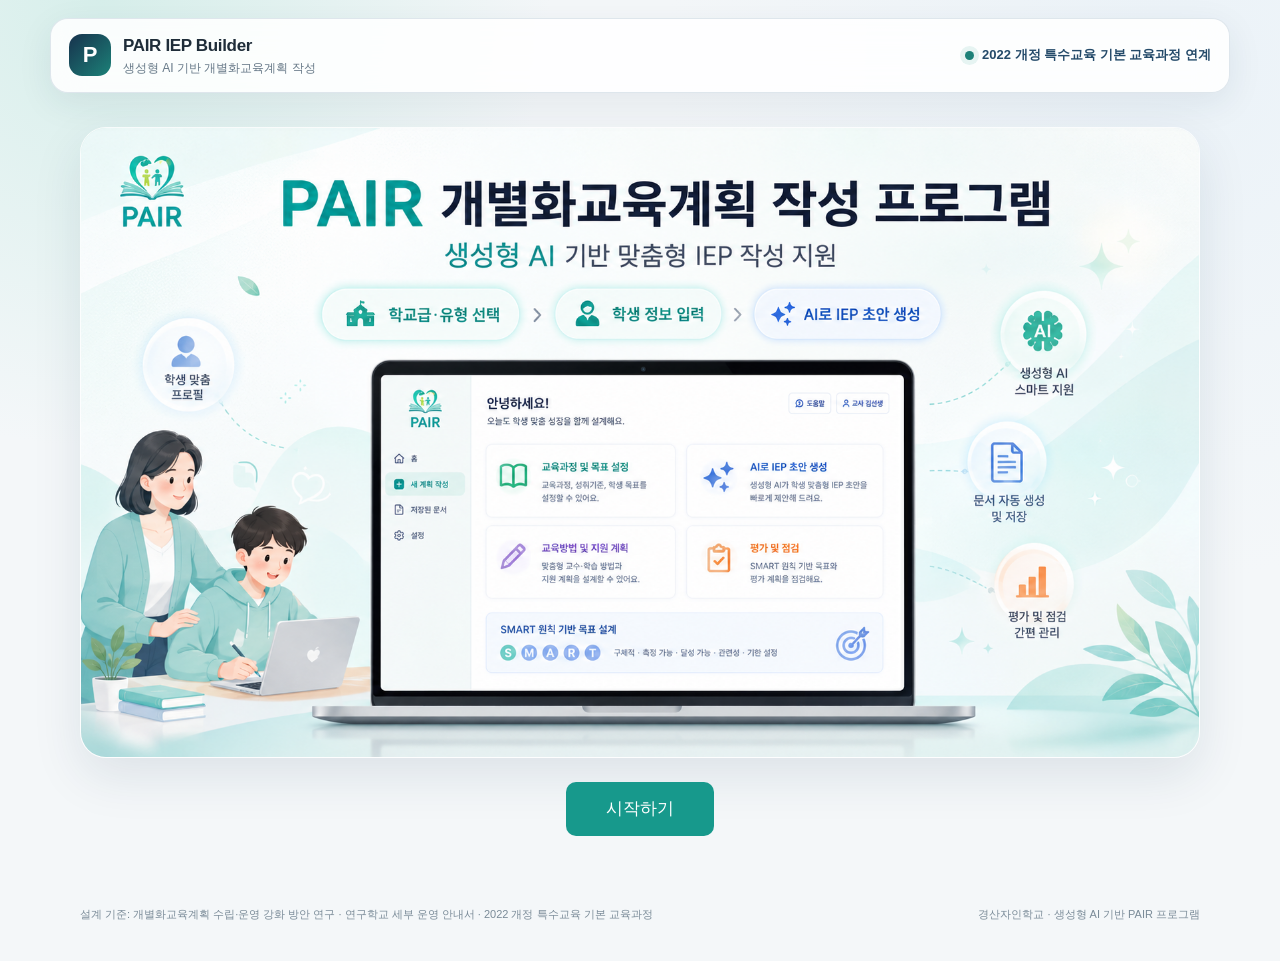
<file: index.html>
<!DOCTYPE html>
<html lang="ko">
<head>
  <meta charset="UTF-8" />
  <meta name="viewport" content="width=device-width, initial-scale=1.0" />
  <meta name="description" content="생성형 AI 기반 개별화교육계획 작성 프로그램" />
  <title>PAIR IEP Builder | 개별화교육계획 작성</title>
  <link rel="stylesheet" href="styles.css" />
  <link rel="stylesheet" href="neis-monthly.css" />
</head>
<body>
  <div class="app-shell">
    <header class="topbar">
      <a class="brand" href="#" aria-label="첫 화면으로 이동">
        <span class="brand-mark" aria-hidden="true">P</span>
        <span>
          <strong>PAIR IEP Builder</strong>
          <small>생성형 AI 기반 개별화교육계획 작성</small>
        </span>
      </a>
      <div class="source-badge" title="프로그램 설계 기준">
        <span class="source-dot"></span>
        2022 개정 특수교육 기본 교육과정 연계
      </div>
    </header>

    <main class="main-content">
     <section class="hero" id="hero">
  <img class="hero-banner" src="hero-banner.png" alt="PAIR 개별화교육계획 작성 프로그램" />
  <button type="button" class="hero-start" id="hero-start">시작하기</button>
</section>

      <nav class="stepper" aria-label="작성 단계">
        <button class="step active" data-step-target="1" type="button">
          <span>1</span><b>유형 선택</b><small>학교급·교과/영역</small>
        </button>
        <div class="step-line"></div>
        <button class="step" data-step-target="2" type="button" disabled>
          <span>2</span><b>학생 정보</b><small>현행 수준·요구</small>
        </button>
        <div class="step-line"></div>
        <button class="step" data-step-target="3" type="button" disabled>
          <span>3</span><b>계획 생성</b><small>검토·출력</small>
        </button>
      </nav>

      <section id="step1" class="panel step-panel active" aria-labelledby="step1-title">
        <div class="panel-heading">
          <div>
            <p class="section-kicker">STEP 1</p>
            <h2 id="step1-title">작성할 계획의 기본 유형을 선택하세요.</h2>
          </div>
          <p>선택한 학교급과 유형에 맞춰 교과 및 생활기능 영역이 자동으로 구성됩니다.</p>
        </div>

        <div class="form-grid two-col">
          <div class="field-group">
            <label for="schoolLevel">학교급 <em>필수</em></label>
            <select id="schoolLevel">
              <option value="">학교급을 선택하세요</option>
              <option value="elementary">초등학교</option>
              <option value="middle">중학교</option>
              <option value="high">고등학교</option>
            </select>
          </div>

          <div class="field-group">
            <label for="gradeSelect">학년 <em>필수</em></label>
            <select id="gradeSelect"><option value="">학교급을 먼저 선택하세요</option></select>
            <p class="help-text">교과형은 선택한 학년군에 성취기준이 있는 교과만 제시됩니다.</p>
          </div>
        </div>

        <div class="field-group full">
          <span class="field-label">개별화교육계획 작성 유형 <em>필수</em></span>
          <div class="type-cards" role="radiogroup" aria-label="작성 유형">
            <label class="type-card">
              <input type="radio" name="planType" value="subject" />
              <span class="type-icon" aria-hidden="true">교</span>
              <span><b>교과형</b><small>교과 학습 참여에 필요한 기초 기술 중심</small></span>
            </label>
            <label class="type-card">
              <input type="radio" name="planType" value="life" />
              <span class="type-icon" aria-hidden="true">생</span>
              <span><b>생활기능 중심</b><small>실제 생활과 일반화를 중심으로 구성</small></span>
            </label>
          </div>
        </div>

        <div id="selectionArea" class="selection-area hidden">
          <div id="subjectSelection" class="field-group hidden">
            <label for="subjectSelect">교과 선택 <em>필수</em></label>
            <select id="subjectSelect"><option value="">학교급을 먼저 선택하세요</option></select>
            <p class="help-text">해당 학교급의 기본 교육과정 교과만 제시됩니다.</p>
          </div>

          <div id="lifeSelection" class="field-group hidden">
            <span class="field-label">생활기능 영역 선택 <em>1개 이상 선택</em></span>
            <div id="lifeAreaList" class="life-area-list" role="group" aria-label="생활기능 영역 선택"></div>
            <p class="help-text">여러 영역을 함께 선택하면 영역 간 연계를 고려한 통합 목표로 작성됩니다.</p>
            <div id="lifeAreaInfo" class="info-card hidden"></div>
            <div id="adaptationDetailWrap" class="field-group nested hidden">
              <label for="adaptationDetail">생활적응 세부 유형</label>
              <select id="adaptationDetail">
                <option value="통합">통합적으로 구성</option>
                <option value="시각중복">시각중복</option>
                <option value="청각중복">청각중복</option>
                <option value="지체중복">지체중복</option>
              </select>
            </div>
          </div>
        </div>

        <div class="privacy-notice">
          <span class="notice-icon" aria-hidden="true">!</span>
          <div><b>개인정보 입력 전 확인</b><p>학생 실명, 학교명, 주소, 전화번호, 주민등록번호, 진단서·의무기록 원문은 입력하지 마세요. 학생은 가명 또는 번호로 구분하세요.</p></div>
        </div>

        <div class="panel-actions end">
          <button id="goStep2" class="btn primary" type="button">학생 정보 입력하기 <span aria-hidden="true">→</span></button>
        </div>
      </section>

      <section id="step2" class="panel step-panel" aria-labelledby="step2-title">
        <div class="panel-heading">
          <div>
            <p class="section-kicker">STEP 2</p>
            <h2 id="step2-title">학생의 현재 모습과 교육적 요구를 입력하세요.</h2>
          </div>
          <p>AI가 추측하지 않도록 관찰 가능한 사실과 실제 생활 맥락을 중심으로 작성합니다.</p>
        </div>

        <div class="context-summary" id="contextSummary"></div>

        <div class="form-grid two-col compact-grid">
          <div class="field-group">
            <label for="semesterSelect">학기 <em>필수</em></label>
            <select id="semesterSelect">
              <option value="1학기">1학기</option>
              <option value="2학기">2학기</option>
            </select>
          </div>
          <div class="field-group">
            <label for="studentAlias">학생 구분명 <span>선택</span></label>
            <input id="studentAlias" type="text" maxlength="20" placeholder="예: 학생 A, 3-1-01" />
          </div>
        </div>

        <div id="subjectStandardSection" class="curriculum-section hidden">
          <div class="curriculum-heading">
            <div>
              <p class="section-kicker">교육과정 연계</p>
              <h3>관련 성취기준을 선택하세요.</h3>
            </div>
            <span id="standardCountBadge" class="count-badge">0개 선택</span>
          </div>
          <div class="field-group">
            <span class="field-label">성취기준 <em>1개 이상 선택</em></span>
            <div id="standardsList" class="standards-list" role="group" aria-label="성취기준 선택" aria-describedby="standardsHelp"></div>
            <p id="standardsHelp" class="help-text">체크 표시로 여러 항목을 선택할 수 있습니다. 선택한 성취기준은 목표 문장의 복사 대상이 아니라 교육과정 연계 근거로 사용됩니다.</p>
          </div>
          <fieldset class="check-fieldset">
            <legend>교과형 목표 작성 방향</legend>
            <label><input type="checkbox" name="skillDirection" value="기초학습기술" checked /> 기초학습기술</label>
            <label><input type="checkbox" name="skillDirection" value="선수지식·관련 지식" checked /> 선수지식·관련 지식</label>
            <label><input type="checkbox" name="skillDirection" value="학습전략" checked /> 학습전략</label>
            <label><input type="checkbox" name="skillDirection" value="과제수행기술" checked /> 과제수행기술</label>
            <label><input type="checkbox" name="skillDirection" value="의사소통·참여 기술" checked /> 의사소통·참여 기술</label>
          </fieldset>
          <div class="direction-note"><b>작성 방향</b> 교과 내용을 단순화한 진도 목표보다, 해당 교과를 학습하기 위해 학생이 지속적으로 익혀야 할 기술과 전략을 중심으로 작성합니다.</div>
        </div>

        <div id="lifeSceneSection" class="curriculum-section hidden">
          <div class="curriculum-heading">
            <div>
              <p class="section-kicker">생태학적 맥락</p>
              <h3>기능을 사용할 주요 생활 장면을 선택하세요.</h3>
            </div>
          </div>
          <fieldset class="check-fieldset scenes">
            <legend class="sr-only">생활 장면</legend>
            <label><input type="checkbox" name="lifeScene" value="교실" checked /> 교실</label>
            <label><input type="checkbox" name="lifeScene" value="급식실" /> 급식실</label>
            <label><input type="checkbox" name="lifeScene" value="화장실·신변처리 공간" /> 화장실·신변처리</label>
            <label><input type="checkbox" name="lifeScene" value="통학·이동 상황" /> 통학·이동</label>
            <label><input type="checkbox" name="lifeScene" value="가정" checked /> 가정</label>
            <label><input type="checkbox" name="lifeScene" value="지역사회" /> 지역사회</label>
            <label><input type="checkbox" name="lifeScene" value="직업·현장실습" /> 직업·현장실습</label>
          </fieldset>
        </div>

        <div class="input-sections">
          <div class="field-group full">
            <label for="currentLevel">현행 수준 <em>필수</em></label>
            <textarea id="currentLevel" rows="5" maxlength="2000" placeholder="관찰 기록과 평가 결과를 바탕으로 현재 가능한 수행, 도움 수준, 어려움이 나타나는 조건을 구체적으로 입력하세요."></textarea>
            <span class="char-count" data-for="currentLevel">0 / 2000</span>
          </div>

          <div class="field-group full">
            <label for="semesterGoalDraft">교사가 생각한 학기 목표 초안 <em>필수</em></label>
            <textarea id="semesterGoalDraft" rows="3" maxlength="1000" placeholder="예: 수업 중 필요한 물건을 그림카드로 요구할 수 있다."></textarea>
            <span class="char-count" data-for="semesterGoalDraft">0 / 1000</span>
          </div>

          <div class="form-grid two-col">
            <div class="field-group">
              <label for="studentParentNeeds">학생 및 학부모 요구 <em>필수</em></label>
              <textarea id="studentParentNeeds" rows="5" maxlength="1500" placeholder="학생이 원하는 것, 보호자가 우선적으로 기대하는 변화, 가정에서 필요한 기능 등을 입력하세요."></textarea>
              <span class="char-count" data-for="studentParentNeeds">0 / 1500</span>
            </div>
            <div class="field-group">
              <label for="strengthsInterests">학생 강점 및 흥미 <em>필수</em></label>
              <textarea id="strengthsInterests" rows="5" maxlength="1500" placeholder="선호 활동, 잘하는 것, 효과적인 강화물, 참여가 높아지는 조건 등을 입력하세요."></textarea>
              <span class="char-count" data-for="strengthsInterests">0 / 1500</span>
            </div>
          </div>

          <div class="form-grid two-col">
            <div class="field-group">
              <label for="supportNeeds">지원이 필요한 사항 <em>필수</em></label>
              <textarea id="supportNeeds" rows="5" maxlength="1500" placeholder="시각적 지원, AAC, 보조공학, 촉진 수준, 감각·행동 지원, 환경 조정 등을 입력하세요."></textarea>
              <span class="char-count" data-for="supportNeeds">0 / 1500</span>
            </div>
            <div class="field-group">
              <label for="additionalNotes">추가 참고 사항 <span>선택</span></label>
              <textarea id="additionalNotes" rows="5" maxlength="1200" placeholder="수업 시간, 지원 인력, 일반화가 필요한 장면 등 추가 정보를 입력하세요."></textarea>
              <span class="char-count" data-for="additionalNotes">0 / 1200</span>
            </div>
          </div>
        </div>

        <div id="formMessage" class="form-message hidden" role="alert"></div>

        <div class="panel-actions between">
          <button id="backStep1" class="btn ghost" type="button"><span aria-hidden="true">←</span> 이전</button>
          <button id="goStep3" class="btn primary" type="button">입력 내용 검토하기 <span aria-hidden="true">→</span></button>
        </div>
      </section>

      <section id="step3" class="panel step-panel" aria-labelledby="step3-title">
        <div class="panel-heading">
          <div>
            <p class="section-kicker">STEP 3</p>
            <h2 id="step3-title">입력 내용을 확인하고 계획을 생성하세요.</h2>
          </div>
          <p>생성 결과는 교사의 최종 검토와 교육적 재구성을 거쳐 사용해야 합니다.</p>
        </div>

        <div id="reviewSummary" class="review-summary"></div>

        <div class="generate-box" id="generateBox">
          <div class="generate-visual" aria-hidden="true"><span>AI</span></div>
          <div>
            <h3>SMART 기반 개별화교육계획 초안 생성</h3>
            <p>학기 목표, 교육내용, 교육방법, 평가계획 및 평가 초점을 하나의 일관된 구조로 생성합니다.</p>
          </div>
          <button id="generateBtn" class="btn accent" type="button">개별화교육계획 생성</button>
        </div>

        <div id="loadingState" class="loading-state hidden" aria-live="polite">
          <div class="spinner"></div>
          <div><b id="loadingTitle">입력 내용을 분석하고 있습니다.</b><p id="loadingMessage">학생의 현행 수준과 요구를 SMART 목표 구조로 연결하는 중입니다.</p></div>
        </div>

        <div id="apiMessage" class="form-message hidden" role="alert"></div>

        <article id="resultSection" class="result-section hidden">
          <div class="result-toolbar">
            <div>
              <span id="modeBadge" class="mode-badge">AI 생성 결과</span>
              <h2>개별화교육계획 초안</h2>
            </div>
            <div class="toolbar-actions">
              <button id="editResultBtn" class="btn small ghost" type="button">편집 모드</button>
              <button id="copyResultBtn" class="btn small ghost" type="button">전체 복사</button>
              <button id="downloadResultBtn" class="btn small ghost" type="button">JSON 저장</button>
              <button id="printResultBtn" class="btn small dark" type="button">인쇄·PDF</button>
            </div>
          </div>
          <div id="resultContent"></div>
          <div class="ai-caution"><b>교사 최종 검토 필수</b> AI 산출물은 학생의 실제 수행과 맥락을 바탕으로 사실 검증하고, 개별화교육지원팀 협의를 거쳐 수정한 뒤 사용하세요.</div>
        </article>

        <div class="panel-actions between no-print">
          <button id="backStep2" class="btn ghost" type="button"><span aria-hidden="true">←</span> 입력 수정</button>
          <button id="regenerateBtn" class="btn primary hidden" type="button">다시 생성하기</button>
        </div>
      </section>
    </main>

    <footer>
      <p>설계 기준: 개별화교육계획 수립·운영 강화 방안 연구 · 연구학교 세부 운영 안내서 · 2022 개정 특수교육 기본 교육과정</p>
      <p>경산자인학교 · 생성형 AI 기반 PAIR 프로그램</p>
    </footer>
  </div>

  <div id="toast" class="toast" role="status" aria-live="polite"></div>

  <script src="curriculum-data.js"></script>
  <script src="app.js"></script>
<script src="neis-monthly.js"></script>  
</body>
</html>
</file>
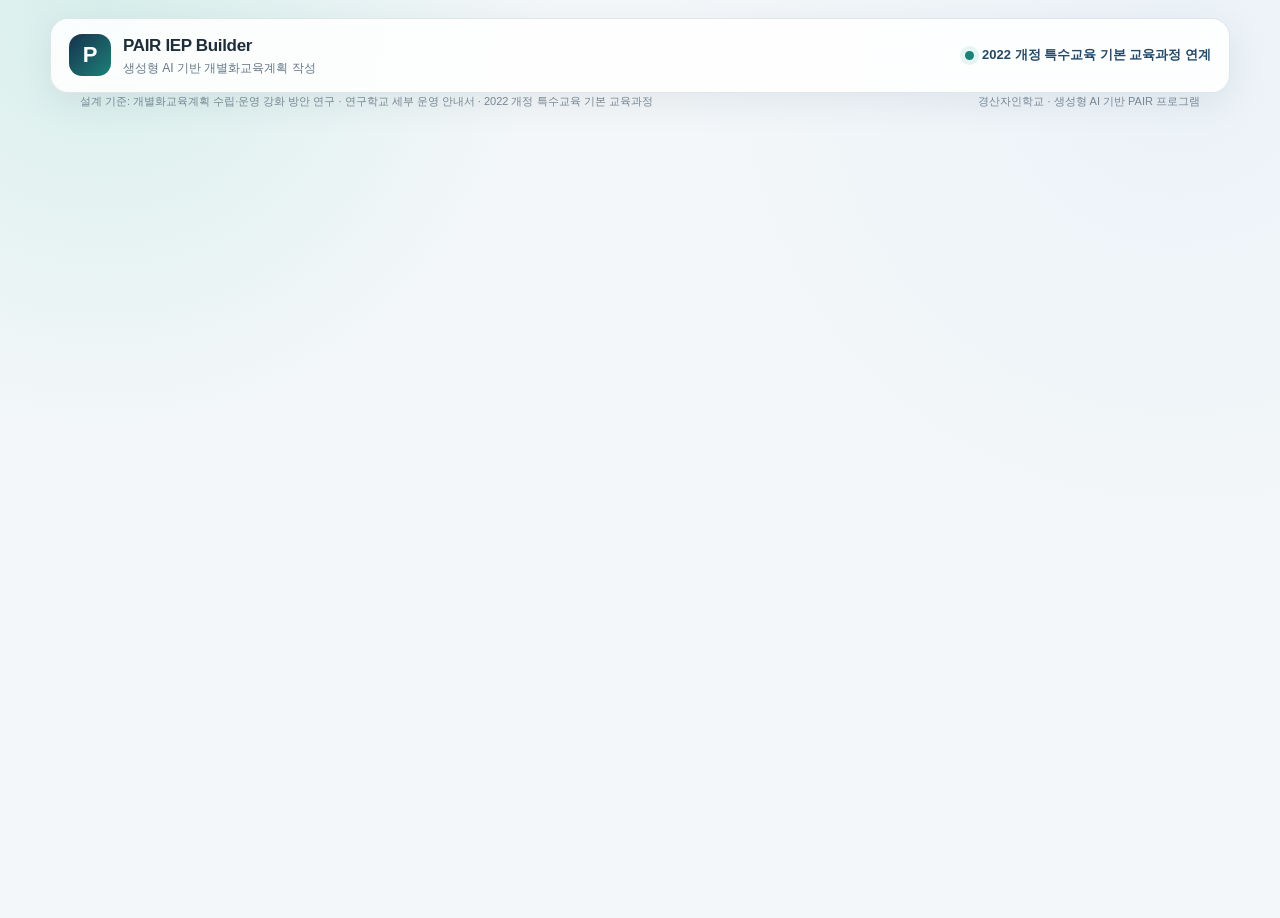
<file: index.html.html>
<!DOCTYPE html>
<html lang="ko">
<head>
  <meta charset="UTF-8" />
  <meta name="viewport" content="width=device-width, initial-scale=1.0" />
  <meta name="description" content="생성형 AI 기반 개별화교육계획 작성 프로그램" />
  <title>PAIR IEP Builder | 개별화교육계획 작성</title>
  <link rel="stylesheet" href="styles.css" />
</head>
<body>
  <div class="app-shell">
    <header class="topbar">
      <a class="brand" href="#" aria-label="첫 화면으로 이동">
        <span class="brand-mark" aria-hidden="true">P</span>
        <span>
          <strong>PAIR IEP Builder</strong>
          <small>생성형 AI 기반 개별화교육계획 작성</small>
        </span>
      </a>
      <div class="source-badge" title="프로그램 설계 기준">
        <span class="source-dot"></span>
        2022 개정 특수교육 기본 교육과정 연계
      </div>
    </header>

    <main class="main-content">
      <section class="hero">
        <img class="hero-banner" src="hero-banner.png" alt="PAIR 개별화교육계획 작성 프로그램 - 생성형 AI 기반 맞춤형 IEP 작성 지원. 학교급·유형 선택, 학생 정보 입력, AI로 IEP 초안 생성의 3단계로 진행됩니다." />
      </section>

      <nav class="stepper" aria-label="작성 단계">
        <button class="step active" data-step-target="1" type="button">
          <span>1</span><b>유형 선택</b><small>학교급·교과/영역</small>
        </button>
        <div class="step-line"></div>
        <button class="step" data-step-target="2" type="button" disabled>
          <span>2</span><b>학생 정보</b><small>현행 수준·요구</small>
        </button>
        <div class="step-line"></div>
        <button class="step" data-step-target="3" type="button" disabled>
          <span>3</span><b>계획 생성</b><small>검토·출력</small>
        </button>
      </nav>

      <section id="step1" class="panel step-panel active" aria-labelledby="step1-title">
        <div class="panel-heading">
          <div>
            <p class="section-kicker">STEP 1</p>
            <h2 id="step1-title">작성할 계획의 기본 유형을 선택하세요.</h2>
          </div>
          <p>선택한 학교급과 유형에 맞춰 교과 및 생활기능 영역이 자동으로 구성됩니다.</p>
        </div>

        <div class="form-grid two-col">
          <div class="field-group">
            <label for="schoolLevel">학교급 <em>필수</em></label>
            <select id="schoolLevel">
              <option value="">학교급을 선택하세요</option>
              <option value="elementary">초등학교</option>
              <option value="middle">중학교</option>
              <option value="high">고등학교</option>
            </select>
          </div>

          <div class="field-group">
            <label for="gradeSelect">학년 <em>필수</em></label>
            <select id="gradeSelect"><option value="">학교급을 먼저 선택하세요</option></select>
            <p class="help-text">교과형은 선택한 학년군에 성취기준이 있는 교과만 제시됩니다.</p>
          </div>
        </div>

        <div class="field-group full">
          <span class="field-label">개별화교육계획 작성 유형 <em>필수</em></span>
          <div class="type-cards" role="radiogroup" aria-label="작성 유형">
            <label class="type-card">
              <input type="radio" name="planType" value="subject" />
              <span class="type-icon" aria-hidden="true">교</span>
              <span><b>교과형</b><small>교과 학습 참여에 필요한 기초 기술 중심</small></span>
            </label>
            <label class="type-card">
              <input type="radio" name="planType" value="life" />
              <span class="type-icon" aria-hidden="true">생</span>
              <span><b>생활기능 중심</b><small>실제 생활과 일반화를 중심으로 구성</small></span>
            </label>
          </div>
        </div>

        <div id="selectionArea" class="selection-area hidden">
          <div id="subjectSelection" class="field-group hidden">
            <label for="subjectSelect">교과 선택 <em>필수</em></label>
            <select id="subjectSelect"><option value="">학교급을 먼저 선택하세요</option></select>
            <p class="help-text">해당 학교급의 기본 교육과정 교과만 제시됩니다.</p>
          </div>

          <div id="lifeSelection" class="field-group hidden">
            <span class="field-label">생활기능 영역 선택 <em>1개 이상 선택</em></span>
            <div id="lifeAreaList" class="life-area-list" role="group" aria-label="생활기능 영역 선택"></div>
            <p class="help-text">여러 영역을 함께 선택하면 영역 간 연계를 고려한 통합 목표로 작성됩니다.</p>
            <div id="lifeAreaInfo" class="info-card hidden"></div>
            <div id="adaptationDetailWrap" class="field-group nested hidden">
              <label for="adaptationDetail">생활적응 세부 유형</label>
              <select id="adaptationDetail">
                <option value="통합">통합적으로 구성</option>
                <option value="시각중복">시각중복</option>
                <option value="청각중복">청각중복</option>
                <option value="지체중복">지체중복</option>
              </select>
            </div>
          </div>
        </div>

        <div class="privacy-notice">
          <span class="notice-icon" aria-hidden="true">!</span>
          <div><b>개인정보 입력 전 확인</b><p>학생 실명, 학교명, 주소, 전화번호, 주민등록번호, 진단서·의무기록 원문은 입력하지 마세요. 학생은 가명 또는 번호로 구분하세요.</p></div>
        </div>

        <div class="panel-actions end">
          <button id="goStep2" class="btn primary" type="button">학생 정보 입력하기 <span aria-hidden="true">→</span></button>
        </div>
      </section>

      <section id="step2" class="panel step-panel" aria-labelledby="step2-title">
        <div class="panel-heading">
          <div>
            <p class="section-kicker">STEP 2</p>
            <h2 id="step2-title">학생의 현재 모습과 교육적 요구를 입력하세요.</h2>
          </div>
          <p>AI가 추측하지 않도록 관찰 가능한 사실과 실제 생활 맥락을 중심으로 작성합니다.</p>
        </div>

        <div class="context-summary" id="contextSummary"></div>

        <div class="form-grid two-col compact-grid">
          <div class="field-group">
            <label for="semesterSelect">학기 <em>필수</em></label>
            <select id="semesterSelect">
              <option value="1학기">1학기</option>
              <option value="2학기">2학기</option>
            </select>
          </div>
          <div class="field-group">
            <label for="studentAlias">학생 구분명 <span>선택</span></label>
            <input id="studentAlias" type="text" maxlength="20" placeholder="예: 학생 A, 3-1-01" />
          </div>
        </div>

        <div id="subjectStandardSection" class="curriculum-section hidden">
          <div class="curriculum-heading">
            <div>
              <p class="section-kicker">교육과정 연계</p>
              <h3>관련 성취기준을 선택하세요.</h3>
            </div>
            <span id="standardCountBadge" class="count-badge">0개 선택</span>
          </div>
          <div class="field-group">
            <span class="field-label">성취기준 <em>1개 이상 선택</em></span>
            <div id="standardsList" class="standards-list" role="group" aria-label="성취기준 선택" aria-describedby="standardsHelp"></div>
            <p id="standardsHelp" class="help-text">체크 표시로 여러 항목을 선택할 수 있습니다. 선택한 성취기준은 목표 문장의 복사 대상이 아니라 교육과정 연계 근거로 사용됩니다.</p>
          </div>
          <fieldset class="check-fieldset">
            <legend>교과형 목표 작성 방향</legend>
            <label><input type="checkbox" name="skillDirection" value="기초학습기술" checked /> 기초학습기술</label>
            <label><input type="checkbox" name="skillDirection" value="선수지식·관련 지식" checked /> 선수지식·관련 지식</label>
            <label><input type="checkbox" name="skillDirection" value="학습전략" checked /> 학습전략</label>
            <label><input type="checkbox" name="skillDirection" value="과제수행기술" checked /> 과제수행기술</label>
            <label><input type="checkbox" name="skillDirection" value="의사소통·참여 기술" checked /> 의사소통·참여 기술</label>
          </fieldset>
          <div class="direction-note"><b>작성 방향</b> 교과 내용을 단순화한 진도 목표보다, 해당 교과를 학습하기 위해 학생이 지속적으로 익혀야 할 기술과 전략을 중심으로 작성합니다.</div>
        </div>

        <div id="lifeSceneSection" class="curriculum-section hidden">
          <div class="curriculum-heading">
            <div>
              <p class="section-kicker">생태학적 맥락</p>
              <h3>기능을 사용할 주요 생활 장면을 선택하세요.</h3>
            </div>
          </div>
          <fieldset class="check-fieldset scenes">
            <legend class="sr-only">생활 장면</legend>
            <label><input type="checkbox" name="lifeScene" value="교실" checked /> 교실</label>
            <label><input type="checkbox" name="lifeScene" value="급식실" /> 급식실</label>
            <label><input type="checkbox" name="lifeScene" value="화장실·신변처리 공간" /> 화장실·신변처리</label>
            <label><input type="checkbox" name="lifeScene" value="통학·이동 상황" /> 통학·이동</label>
            <label><input type="checkbox" name="lifeScene" value="가정" checked /> 가정</label>
            <label><input type="checkbox" name="lifeScene" value="지역사회" /> 지역사회</label>
            <label><input type="checkbox" name="lifeScene" value="직업·현장실습" /> 직업·현장실습</label>
          </fieldset>
        </div>

        <div class="input-sections">
          <div class="field-group full">
            <label for="currentLevel">현행 수준 <em>필수</em></label>
            <textarea id="currentLevel" rows="5" maxlength="2000" placeholder="관찰 기록과 평가 결과를 바탕으로 현재 가능한 수행, 도움 수준, 어려움이 나타나는 조건을 구체적으로 입력하세요."></textarea>
            <span class="char-count" data-for="currentLevel">0 / 2000</span>
          </div>

          <div class="field-group full">
            <label for="semesterGoalDraft">교사가 생각한 학기 목표 초안 <em>필수</em></label>
            <textarea id="semesterGoalDraft" rows="3" maxlength="1000" placeholder="예: 수업 중 필요한 물건을 그림카드로 요구할 수 있다."></textarea>
            <span class="char-count" data-for="semesterGoalDraft">0 / 1000</span>
          </div>

          <div class="form-grid two-col">
            <div class="field-group">
              <label for="studentParentNeeds">학생 및 학부모 요구 <em>필수</em></label>
              <textarea id="studentParentNeeds" rows="5" maxlength="1500" placeholder="학생이 원하는 것, 보호자가 우선적으로 기대하는 변화, 가정에서 필요한 기능 등을 입력하세요."></textarea>
              <span class="char-count" data-for="studentParentNeeds">0 / 1500</span>
            </div>
            <div class="field-group">
              <label for="strengthsInterests">학생 강점 및 흥미 <em>필수</em></label>
              <textarea id="strengthsInterests" rows="5" maxlength="1500" placeholder="선호 활동, 잘하는 것, 효과적인 강화물, 참여가 높아지는 조건 등을 입력하세요."></textarea>
              <span class="char-count" data-for="strengthsInterests">0 / 1500</span>
            </div>
          </div>

          <div class="form-grid two-col">
            <div class="field-group">
              <label for="supportNeeds">지원이 필요한 사항 <em>필수</em></label>
              <textarea id="supportNeeds" rows="5" maxlength="1500" placeholder="시각적 지원, AAC, 보조공학, 촉진 수준, 감각·행동 지원, 환경 조정 등을 입력하세요."></textarea>
              <span class="char-count" data-for="supportNeeds">0 / 1500</span>
            </div>
            <div class="field-group">
              <label for="additionalNotes">추가 참고 사항 <span>선택</span></label>
              <textarea id="additionalNotes" rows="5" maxlength="1200" placeholder="수업 시간, 지원 인력, 일반화가 필요한 장면 등 추가 정보를 입력하세요."></textarea>
              <span class="char-count" data-for="additionalNotes">0 / 1200</span>
            </div>
          </div>
        </div>

        <div id="formMessage" class="form-message hidden" role="alert"></div>

        <div class="panel-actions between">
          <button id="backStep1" class="btn ghost" type="button"><span aria-hidden="true">←</span> 이전</button>
          <button id="goStep3" class="btn primary" type="button">입력 내용 검토하기 <span aria-hidden="true">→</span></button>
        </div>
      </section>

      <section id="step3" class="panel step-panel" aria-labelledby="step3-title">
        <div class="panel-heading">
          <div>
            <p class="section-kicker">STEP 3</p>
            <h2 id="step3-title">입력 내용을 확인하고 계획을 생성하세요.</h2>
          </div>
          <p>생성 결과는 교사의 최종 검토와 교육적 재구성을 거쳐 사용해야 합니다.</p>
        </div>

        <div id="reviewSummary" class="review-summary"></div>

        <div class="generate-box" id="generateBox">
          <div class="generate-visual" aria-hidden="true"><span>AI</span></div>
          <div>
            <h3>SMART 기반 개별화교육계획 초안 생성</h3>
            <p>학기 목표, 교육내용, 교육방법, 평가계획 및 평가 초점을 하나의 일관된 구조로 생성합니다.</p>
          </div>
          <button id="generateBtn" class="btn accent" type="button">개별화교육계획 생성</button>
        </div>

        <div id="loadingState" class="loading-state hidden" aria-live="polite">
          <div class="spinner"></div>
          <div><b id="loadingTitle">입력 내용을 분석하고 있습니다.</b><p id="loadingMessage">학생의 현행 수준과 요구를 SMART 목표 구조로 연결하는 중입니다.</p></div>
        </div>

        <div id="apiMessage" class="form-message hidden" role="alert"></div>

        <article id="resultSection" class="result-section hidden">
          <div class="result-toolbar">
            <div>
              <span id="modeBadge" class="mode-badge">AI 생성 결과</span>
              <h2>개별화교육계획 초안</h2>
            </div>
            <div class="toolbar-actions">
              <button id="editResultBtn" class="btn small ghost" type="button">편집 모드</button>
              <button id="copyResultBtn" class="btn small ghost" type="button">전체 복사</button>
              <button id="downloadResultBtn" class="btn small ghost" type="button">JSON 저장</button>
              <button id="printResultBtn" class="btn small dark" type="button">인쇄·PDF</button>
            </div>
          </div>
          <div id="resultContent"></div>
          <div class="ai-caution"><b>교사 최종 검토 필수</b> AI 산출물은 학생의 실제 수행과 맥락을 바탕으로 사실 검증하고, 개별화교육지원팀 협의를 거쳐 수정한 뒤 사용하세요.</div>
        </article>

        <div class="panel-actions between no-print">
          <button id="backStep2" class="btn ghost" type="button"><span aria-hidden="true">←</span> 입력 수정</button>
          <button id="regenerateBtn" class="btn primary hidden" type="button">다시 생성하기</button>
        </div>
      </section>
    </main>

    <footer>
      <p>설계 기준: 개별화교육계획 수립·운영 강화 방안 연구 · 연구학교 세부 운영 안내서 · 2022 개정 특수교육 기본 교육과정</p>
      <p>경산자인학교 · 생성형 AI 기반 PAIR 프로그램</p>
    </footer>
  </div>

  <div id="toast" class="toast" role="status" aria-live="polite"></div>

  <script src="curriculum-data.js"></script>
  <script src="app.js"></script>
</body>
</html>
</file>
<file: styles.css>
:root {
  --navy: #17324d;
  --navy-2: #244a69;
  --teal: #1c8178;
  --teal-soft: #e6f4f2;
  --mint: #bfe8df;
  --sky: #eaf2f8;
  --accent: #ffcb72;
  --red: #c04444;
  --ink: #1f2d39;
  --muted: #667887;
  --line: #dbe4ea;
  --surface: #ffffff;
  --bg: #f4f7f9;
  --shadow: 0 18px 50px rgba(23, 50, 77, 0.1);
  --radius: 22px;
}

* { box-sizing: border-box; }
html { scroll-behavior: smooth; }
body {
  margin: 0;
  color: var(--ink);
  background:
    radial-gradient(circle at 8% 0%, rgba(191, 232, 223, .55), transparent 28rem),
    radial-gradient(circle at 92% 7%, rgba(234, 242, 248, .9), transparent 32rem),
    var(--bg);
  font-family: "Pretendard", "Noto Sans KR", "Apple SD Gothic Neo", "Malgun Gothic", sans-serif;
  line-height: 1.55;
}
button, input, select, textarea { font: inherit; }
button { cursor: pointer; }
button:disabled { cursor: not-allowed; opacity: .5; }

.app-shell { min-height: 100vh; }
.topbar {
  width: min(1180px, calc(100% - 40px));
  margin: 18px auto 0;
  padding: 14px 18px;
  border: 1px solid rgba(219, 228, 234, .9);
  background: rgba(255, 255, 255, .87);
  backdrop-filter: blur(16px);
  border-radius: 18px;
  display: flex;
  align-items: center;
  justify-content: space-between;
  position: sticky;
  top: 12px;
  z-index: 20;
  box-shadow: 0 10px 35px rgba(23, 50, 77, .08);
}
.brand { display: flex; align-items: center; gap: 12px; color: inherit; text-decoration: none; }
.brand-mark {
  width: 42px; height: 42px; display: grid; place-items: center; border-radius: 13px;
  background: linear-gradient(135deg, var(--navy), var(--teal)); color: white; font-weight: 900; font-size: 22px;
}
.brand strong { display: block; font-size: 17px; letter-spacing: -.02em; }
.brand small { display: block; color: var(--muted); font-size: 12px; }
.source-badge { display: flex; align-items: center; gap: 8px; color: var(--navy-2); font-size: 13px; font-weight: 700; }
.source-dot { width: 9px; height: 9px; border-radius: 50%; background: var(--teal); box-shadow: 0 0 0 5px var(--teal-soft); }

.main-content { width: min(1120px, calc(100% - 40px)); margin: 0 auto; }
.hero { padding: 34px 0 30px; }
.eyebrow, .section-kicker { margin: 0 0 9px; color: var(--teal); font-size: 13px; font-weight: 800; letter-spacing: .07em; }
.hero-banner { display: block; width: 100%; height: auto; border-radius: 26px; box-shadow: var(--shadow); border: 1px solid rgba(255,255,255,.8); }

.stepper { display: grid; grid-template-columns: 1fr 70px 1fr 70px 1fr; align-items: center; margin: 0 auto 22px; max-width: 820px; }
.step { appearance: none; border: 0; background: transparent; display: grid; grid-template-columns: 42px 1fr; text-align: left; align-items: center; column-gap: 11px; color: var(--muted); padding: 0; }
.step span { grid-row: 1 / 3; width: 42px; height: 42px; display: grid; place-items: center; border-radius: 50%; border: 1.5px solid var(--line); background: var(--surface); font-weight: 900; }
.step b { align-self: end; font-size: 14px; }
.step small { align-self: start; font-size: 11px; }
.step.active { color: var(--navy); }
.step.active span { background: var(--navy); color: white; border-color: var(--navy); box-shadow: 0 7px 18px rgba(23, 50, 77, .22); }
.step.complete span { background: var(--teal); border-color: var(--teal); color: white; }
.step-line { height: 2px; background: var(--line); }

.panel { display: none; background: var(--surface); border: 1px solid rgba(219, 228, 234, .9); border-radius: 28px; box-shadow: var(--shadow); padding: clamp(24px, 4vw, 46px); margin-bottom: 50px; }
.panel.active { display: block; animation: panelIn .3s ease both; }
@keyframes panelIn { from { opacity: 0; transform: translateY(8px); } to { opacity: 1; transform: none; } }
.panel-heading { display: flex; justify-content: space-between; align-items: end; gap: 28px; padding-bottom: 27px; margin-bottom: 28px; border-bottom: 1px solid var(--line); }
.panel-heading h2 { margin: 0; font-size: clamp(25px, 3vw, 34px); letter-spacing: -.035em; color: var(--navy); }
.panel-heading > p { max-width: 360px; margin: 0; color: var(--muted); font-size: 14px; }

.form-grid { display: grid; gap: 22px; }
.two-col { grid-template-columns: repeat(2, minmax(0, 1fr)); }
.three-col { grid-template-columns: repeat(3, minmax(0, 1fr)); }
.compact-grid { margin-bottom: 26px; }
.field-group { position: relative; }
.field-group.full { margin-top: 22px; }
.field-group label, .field-label { display: block; margin-bottom: 9px; font-weight: 800; font-size: 14px; color: var(--navy); }
.field-group label em, .field-label em { font-style: normal; color: var(--teal); font-size: 11px; margin-left: 4px; }
.field-group label span { color: var(--muted); font-weight: 500; font-size: 11px; margin-left: 4px; }
select, input[type="text"], textarea {
  width: 100%; border: 1.5px solid var(--line); background: #fbfcfd; border-radius: 14px; color: var(--ink); outline: none; transition: .18s ease;
}
select, input[type="text"] { min-height: 50px; padding: 0 14px; }
textarea { resize: vertical; padding: 14px 15px 24px; min-height: 112px; }
select:focus, input[type="text"]:focus, textarea:focus { border-color: var(--teal); background: white; box-shadow: 0 0 0 4px rgba(28, 129, 120, .1); }
.help-text { margin: 7px 0 0; color: var(--muted); font-size: 12px; }
.standards-list { max-height: 320px; overflow-y: auto; border: 1.5px solid var(--line); border-radius: 14px; background: #fbfcfd; padding: 10px; }
.standards-list .band-label { margin: 4px 4px 8px; color: var(--teal); font-size: 12px; font-weight: 800; }
.standards-list .empty-note { margin: 4px; padding: 10px; color: var(--muted); font-size: 13px; }
.standard-item { display: flex; gap: 10px; align-items: flex-start; margin: 2px 0; padding: 8px 10px; border-radius: 10px; cursor: pointer; font-size: 13px; line-height: 1.5; transition: background .15s ease; }
.standard-item:hover { background: var(--sky); }
.standard-item:has(input:checked) { background: var(--teal-soft); }
.standard-item input { margin-top: 3px; flex: 0 0 auto; accent-color: var(--teal); }
.standard-item b { color: var(--teal); font-weight: 800; }
.char-count { position: absolute; right: 12px; bottom: 8px; color: #8a9aa7; font-size: 11px; background: rgba(251,252,253,.9); padding-left: 6px; }

.type-cards { display: grid; grid-template-columns: 1fr 1fr; gap: 12px; }
.type-card { cursor: pointer; display: grid !important; grid-template-columns: 44px 1fr; gap: 12px; align-items: center; min-height: 92px; margin: 0 !important; padding: 14px; border: 1.5px solid var(--line); border-radius: 16px; background: #fbfcfd; transition: .18s ease; }
.type-card input { position: absolute; opacity: 0; }
.type-card:hover { border-color: #a7cfc9; transform: translateY(-1px); }
.type-card.selected { border-color: var(--teal); background: var(--teal-soft); box-shadow: 0 0 0 3px rgba(28,129,120,.08); }
.type-icon { width: 42px; height: 42px; display: grid; place-items: center; border-radius: 12px; background: var(--sky); color: var(--navy); font-weight: 900; }
.type-card.selected .type-icon { background: var(--teal); color: white; }
.type-card b { display: block; font-size: 15px; }
.type-card small { display: block; margin-top: 3px; color: var(--muted); font-size: 11px; font-weight: 500; line-height: 1.45; }

.selection-area { margin-top: 28px; padding: 24px; background: var(--sky); border-radius: 18px; }
.life-area-list { display: flex; flex-wrap: wrap; gap: 10px; }
.area-item { display: inline-flex; align-items: center; gap: 8px; padding: 10px 14px; border: 1.5px solid var(--line); border-radius: 12px; background: white; cursor: pointer; font-size: 13px; font-weight: 700; transition: .15s ease; }
.area-item:hover { border-color: #a7cfc9; }
.area-item:has(input:checked) { border-color: var(--teal); background: var(--teal-soft); color: #12675f; }
.area-item input { accent-color: var(--teal); }
.info-card .area-info { padding: 10px 0; border-bottom: 1px solid var(--line); }
.info-card .area-info:first-child { padding-top: 0; }
.info-card .area-info:last-child { border-bottom: 0; padding-bottom: 0; }
.nested { margin-top: 15px; }
.info-card { margin-top: 14px; padding: 16px 18px; border: 1px solid #cde1e8; border-radius: 14px; background: white; }
.info-card b { color: var(--navy); }
.info-card p { color: var(--muted); font-size: 13px; margin: 5px 0 8px; }
.tag-row { display: flex; flex-wrap: wrap; gap: 6px; }
.tag { display: inline-flex; padding: 5px 9px; border-radius: 999px; background: var(--teal-soft); color: #12675f; font-size: 11px; font-weight: 700; }

.privacy-notice, .direction-note, .ai-caution { display: flex; gap: 12px; align-items: flex-start; margin-top: 26px; padding: 16px 18px; border-radius: 15px; background: #fff8eb; border: 1px solid #f2d59d; }
.notice-icon { flex: 0 0 28px; width: 28px; height: 28px; display: grid; place-items: center; border-radius: 50%; background: var(--accent); color: var(--navy); font-weight: 900; }
.privacy-notice b, .ai-caution b { display: block; color: var(--navy); }
.privacy-notice p { margin: 2px 0 0; color: #756448; font-size: 12px; }

.panel-actions { display: flex; gap: 12px; margin-top: 32px; }
.panel-actions.end { justify-content: flex-end; }
.panel-actions.between { justify-content: space-between; }
.btn { border: 0; border-radius: 13px; min-height: 48px; padding: 0 20px; font-weight: 800; transition: .18s ease; display: inline-flex; align-items: center; justify-content: center; gap: 8px; }
.btn:hover { transform: translateY(-1px); }
.btn.primary { background: var(--navy); color: white; box-shadow: 0 9px 22px rgba(23, 50, 77, .18); }
.btn.primary:hover { background: #102a41; }
.btn.accent { background: var(--accent); color: var(--navy); min-width: 190px; }
.btn.ghost { background: #eef3f6; color: var(--navy); }
.btn.dark { background: var(--navy); color: white; }
.btn.small { min-height: 38px; padding: 0 12px; font-size: 12px; border-radius: 10px; }

.context-summary { display: flex; flex-wrap: wrap; gap: 8px; margin-bottom: 25px; }
.summary-chip { padding: 8px 12px; border-radius: 999px; background: var(--teal-soft); color: #12675f; font-size: 12px; font-weight: 800; }
.curriculum-section { margin: 24px 0; padding: 23px; border: 1px solid var(--line); border-radius: 19px; background: #fbfcfd; }
.curriculum-heading { display: flex; justify-content: space-between; align-items: end; margin-bottom: 18px; }
.curriculum-heading h3 { margin: 0; color: var(--navy); font-size: 21px; }
.count-badge { background: var(--navy); color: white; padding: 6px 10px; border-radius: 999px; font-size: 11px; font-weight: 800; }
.check-fieldset { margin: 20px 0 0; padding: 16px; border: 1px solid var(--line); border-radius: 14px; display: flex; flex-wrap: wrap; gap: 10px; }
.check-fieldset legend { padding: 0 7px; color: var(--navy); font-weight: 800; font-size: 13px; }
.check-fieldset label { margin: 0; padding: 8px 10px; border-radius: 10px; background: white; border: 1px solid var(--line); font-size: 12px; cursor: pointer; }
.check-fieldset input { accent-color: var(--teal); }
.direction-note { display: block; background: var(--teal-soft); border-color: #b8dcd7; color: #315f5b; font-size: 13px; }
.direction-note b { margin-right: 8px; color: #12675f; }
.input-sections { margin-top: 12px; }
.form-message { margin-top: 18px; padding: 13px 15px; border-radius: 12px; background: #fff0f0; color: #983535; border: 1px solid #f2c2c2; font-size: 13px; font-weight: 700; }

.review-summary { display: grid; grid-template-columns: repeat(2, minmax(0, 1fr)); gap: 12px; }
.review-item { padding: 14px 16px; border: 1px solid var(--line); border-radius: 14px; background: #fbfcfd; }
.review-item b { display: block; margin-bottom: 4px; color: var(--navy); font-size: 12px; }
.review-item p { margin: 0; color: var(--muted); font-size: 13px; white-space: pre-wrap; }
.generate-box { margin-top: 24px; display: grid; grid-template-columns: 66px 1fr auto; gap: 18px; align-items: center; padding: 22px; border-radius: 19px; background: linear-gradient(115deg, var(--navy), #245673); color: white; }
.generate-visual { width: 60px; height: 60px; border-radius: 18px; background: rgba(255,255,255,.12); display: grid; place-items: center; }
.generate-visual span { font-weight: 900; font-size: 23px; color: var(--accent); }
.generate-box h3 { margin: 0 0 4px; }
.generate-box p { margin: 0; color: rgba(255,255,255,.72); font-size: 13px; }
.loading-state { margin-top: 24px; padding: 22px; border: 1px solid #cde3df; border-radius: 18px; background: var(--teal-soft); display: flex; align-items: center; gap: 17px; }
.spinner { width: 42px; height: 42px; border-radius: 50%; border: 4px solid rgba(28,129,120,.18); border-top-color: var(--teal); animation: spin 1s linear infinite; flex: 0 0 auto; }
@keyframes spin { to { transform: rotate(360deg); } }
.loading-state b { color: var(--navy); }
.loading-state p { margin: 2px 0 0; color: var(--muted); font-size: 13px; }

.result-section { margin-top: 30px; }
.result-toolbar { display: flex; justify-content: space-between; align-items: end; gap: 20px; padding-bottom: 16px; border-bottom: 2px solid var(--navy); }
.result-toolbar h2 { margin: 5px 0 0; color: var(--navy); font-size: 28px; }
.mode-badge { padding: 5px 9px; border-radius: 999px; background: var(--teal-soft); color: #12675f; font-size: 11px; font-weight: 800; }
.mode-badge.demo { background: #fff3db; color: #8c630d; }
.toolbar-actions { display: flex; flex-wrap: wrap; justify-content: flex-end; gap: 7px; }
.result-block { margin-top: 20px; border: 1px solid var(--line); border-radius: 18px; overflow: hidden; background: white; }
.result-block > h3 { margin: 0; padding: 14px 18px; background: var(--navy); color: white; font-size: 16px; }
.result-body { padding: 19px; }
.goal-statement { margin: 0; padding: 18px; border-left: 5px solid var(--teal); border-radius: 0 13px 13px 0; background: var(--teal-soft); color: var(--navy); font-size: 17px; font-weight: 800; }
.reflection { color: var(--muted); font-size: 13px; }
.smart-grid { display: grid; grid-template-columns: repeat(5, 1fr); gap: 8px; margin-top: 15px; }
.smart-item { padding: 11px; border: 1px solid var(--line); border-radius: 12px; background: #fbfcfd; }
.smart-item b { display: block; color: var(--teal); font-size: 11px; }
.smart-item span { display: block; margin-top: 3px; font-size: 11px; color: var(--muted); }
.phase-list, .focus-list, .review-list { margin: 12px 0 0; padding-left: 21px; }
.phase-list li, .focus-list li, .review-list li { margin: 6px 0; }
.result-table { width: 100%; border-collapse: collapse; font-size: 12px; }
.result-table th, .result-table td { padding: 11px 10px; border: 1px solid var(--line); vertical-align: top; text-align: left; }
.result-table th { background: var(--sky); color: var(--navy); }
.method-grid { display: grid; grid-template-columns: repeat(2, minmax(0, 1fr)); gap: 12px; }
.method-card { border: 1px solid var(--line); border-radius: 14px; padding: 15px; }
.method-card h4 { margin: 0 0 9px; color: var(--navy); }
.method-card dl { margin: 0; }
.method-card dt { margin-top: 7px; color: var(--teal); font-size: 11px; font-weight: 800; }
.method-card dd { margin: 1px 0 0; color: var(--muted); font-size: 12px; }
.evaluation-grid { display: grid; grid-template-columns: .75fr 1.25fr; gap: 14px; }
.eval-side { padding: 14px; border-radius: 14px; background: var(--sky); }
.eval-side h4, .eval-main h4 { margin: 0 0 8px; color: var(--navy); }
.generalization { margin-top: 14px; padding: 13px; border-radius: 12px; background: var(--teal-soft); color: #315f5b; font-size: 12px; }
.ai-caution { display: block; font-size: 12px; color: #756448; }
.editing [contenteditable="true"] { outline: 2px dashed var(--teal); outline-offset: 3px; border-radius: 4px; }

.toast { position: fixed; left: 50%; bottom: 28px; z-index: 100; transform: translate(-50%, 20px); opacity: 0; pointer-events: none; padding: 11px 16px; border-radius: 12px; background: var(--navy); color: white; font-size: 13px; font-weight: 700; box-shadow: 0 12px 35px rgba(23,50,77,.3); transition: .22s ease; }
.toast.show { opacity: 1; transform: translate(-50%, 0); }
.hidden { display: none !important; }
.sr-only { position: absolute; width: 1px; height: 1px; padding: 0; margin: -1px; overflow: hidden; clip: rect(0,0,0,0); border: 0; }

footer { width: min(1120px, calc(100% - 40px)); margin: 0 auto; padding: 0 0 38px; display: flex; justify-content: space-between; gap: 20px; color: #7a8b98; font-size: 11px; }
footer p { margin: 0; }

@media (max-width: 900px) {
  .hero { padding-top: 26px; }
  .hero-banner { border-radius: 18px; }
  .panel-heading { align-items: flex-start; flex-direction: column; }
  .two-col, .three-col, .review-summary, .method-grid, .evaluation-grid { grid-template-columns: 1fr; }
  .generate-box { grid-template-columns: 58px 1fr; }
  .generate-box .btn { grid-column: 1 / -1; }
  .smart-grid { grid-template-columns: repeat(2, 1fr); }
}

@media (max-width: 640px) {
  .topbar, .main-content, footer { width: min(100% - 22px, 1120px); }
  .topbar { top: 6px; }
  .source-badge { display: none; }
  .hero { padding: 20px 0 24px; }
  .stepper { grid-template-columns: 1fr 20px 1fr 20px 1fr; }
  .step { grid-template-columns: 34px 1fr; column-gap: 7px; }
  .step span { width: 34px; height: 34px; }
  .step small { display: none; }
  .step b { font-size: 11px; align-self: center; }
  .panel { padding: 23px 17px; border-radius: 20px; }
  .type-cards { grid-template-columns: 1fr; }
  .result-toolbar { align-items: flex-start; flex-direction: column; }
  .toolbar-actions { justify-content: flex-start; }
  .smart-grid { grid-template-columns: 1fr; }
  footer { flex-direction: column; }
}

@media print {
  body { background: white; }
  .topbar, .hero, .stepper, #step1, #step2, .panel-heading, #reviewSummary, #generateBox, #loadingState, #apiMessage, .no-print, footer, .result-toolbar .toolbar-actions { display: none !important; }
  .main-content { width: 100%; }
  #step3 { display: block !important; border: 0; box-shadow: none; padding: 0; margin: 0; }
  #resultSection { display: block !important; margin: 0; }
  .result-toolbar { border-bottom: 2px solid #000; }
  .result-block { break-inside: avoid; }
  .result-block > h3 { color: black; background: #eee; border-bottom: 1px solid #aaa; }
  .ai-caution { border-color: #bbb; background: #f5f5f5; }
}
[hidden] { display: none !important; }
.hero { text-align: center; }
.hero-start {
  margin: 24px 0 40px;
  padding: 14px 40px;
  font-size: 1.05rem;
  font-weight: 500;
  color: #fff;
  background: #17998c;
  border: 0;
  border-radius: 10px;
  cursor: pointer;
}
.hero-start:hover { background: #128176; }
</file>
<file: neis-monthly.css>
/* neis-monthly.css — 월별 전개 패널
   기존 styles.css 뒤에 로드하세요. 버튼(.btn)과 .hidden 은 기존 스타일을 그대로 씁니다. */

.neis-panel {
  margin-top: 28px;
  padding: 22px;
  border: 1px solid rgba(15, 23, 42, 0.12);
  border-radius: 14px;
  background: rgba(248, 250, 252, 0.75);
}

.neis-head {
  display: flex;
  flex-wrap: wrap;
  gap: 14px;
  align-items: flex-start;
  justify-content: space-between;
  margin-bottom: 18px;
}

.neis-head h3 { margin: 0 0 6px; font-size: 1.05rem; }
.neis-head p { margin: 0; font-size: 0.86rem; line-height: 1.6; opacity: 0.75; max-width: 46ch; }

.neis-tabs {
  display: inline-flex;
  padding: 3px;
  border-radius: 10px;
  background: rgba(15, 23, 42, 0.06);
}

.neis-tab {
  border: 0;
  background: transparent;
  padding: 7px 16px;
  border-radius: 8px;
  font: inherit;
  font-size: 0.86rem;
  cursor: pointer;
  color: inherit;
}

.neis-tab.active {
  background: #fff;
  font-weight: 600;
  box-shadow: 0 1px 3px rgba(15, 23, 42, 0.14);
}

.neis-actions,
.neis-export-actions {
  display: flex;
  flex-wrap: wrap;
  gap: 8px;
}

.neis-actions { margin-bottom: 14px; }

.neis-paste {
  margin-bottom: 14px;
  display: grid;
  gap: 8px;
  justify-items: start;
}

.neis-paste textarea {
  width: 100%;
  padding: 10px 12px;
  border: 1px solid rgba(15, 23, 42, 0.18);
  border-radius: 10px;
  font: inherit;
  font-size: 0.85rem;
  line-height: 1.6;
  resize: vertical;
}

.neis-message {
  margin-bottom: 14px;
  padding: 11px 14px;
  border-radius: 10px;
  font-size: 0.86rem;
  line-height: 1.6;
  border-left: 3px solid;
}

.neis-message[data-tone="info"]  { background: rgba(15, 23, 42, 0.05);  border-color: rgba(15, 23, 42, 0.35); }
.neis-message[data-tone="ok"]    { background: rgba(16, 122, 87, 0.09); border-color: #107a57; }
.neis-message[data-tone="error"] { background: rgba(180, 45, 45, 0.09); border-color: #b42d2d; }

.month-cards {
  display: grid;
  grid-template-columns: repeat(auto-fill, minmax(260px, 1fr));
  gap: 12px;
}

.month-card {
  padding: 14px;
  border: 1px solid rgba(15, 23, 42, 0.12);
  border-radius: 12px;
  background: #fff;
  display: grid;
  gap: 9px;
  align-content: start;
}

.month-card header b { font-size: 0.95rem; }

.month-card label {
  display: grid;
  gap: 4px;
  font-size: 0.76rem;
  opacity: 0.8;
}

.month-card textarea {
  width: 100%;
  padding: 8px 10px;
  border: 1px solid rgba(15, 23, 42, 0.16);
  border-radius: 8px;
  font: inherit;
  font-size: 0.84rem;
  line-height: 1.55;
  resize: vertical;
  color: rgba(15, 23, 42, 0.92);
}

.month-card textarea:focus-visible,
.neis-paste textarea:focus-visible {
  outline: 2px solid rgba(37, 99, 235, 0.6);
  outline-offset: 1px;
}

.neis-export {
  margin-top: 18px;
  padding-top: 16px;
  border-top: 1px solid rgba(15, 23, 42, 0.12);
  display: flex;
  flex-wrap: wrap;
  gap: 14px;
  align-items: end;
  justify-content: space-between;
}

.neis-group { display: grid; gap: 5px; font-size: 0.78rem; opacity: 0.85; }

.neis-group select {
  padding: 7px 10px;
  border: 1px solid rgba(15, 23, 42, 0.18);
  border-radius: 8px;
  font: inherit;
  font-size: 0.84rem;
}

.neis-note {
  margin: 14px 0 0;
  font-size: 0.79rem;
  line-height: 1.6;
  opacity: 0.7;
}

@media print {
  .neis-panel { display: none; }
}
</file>
